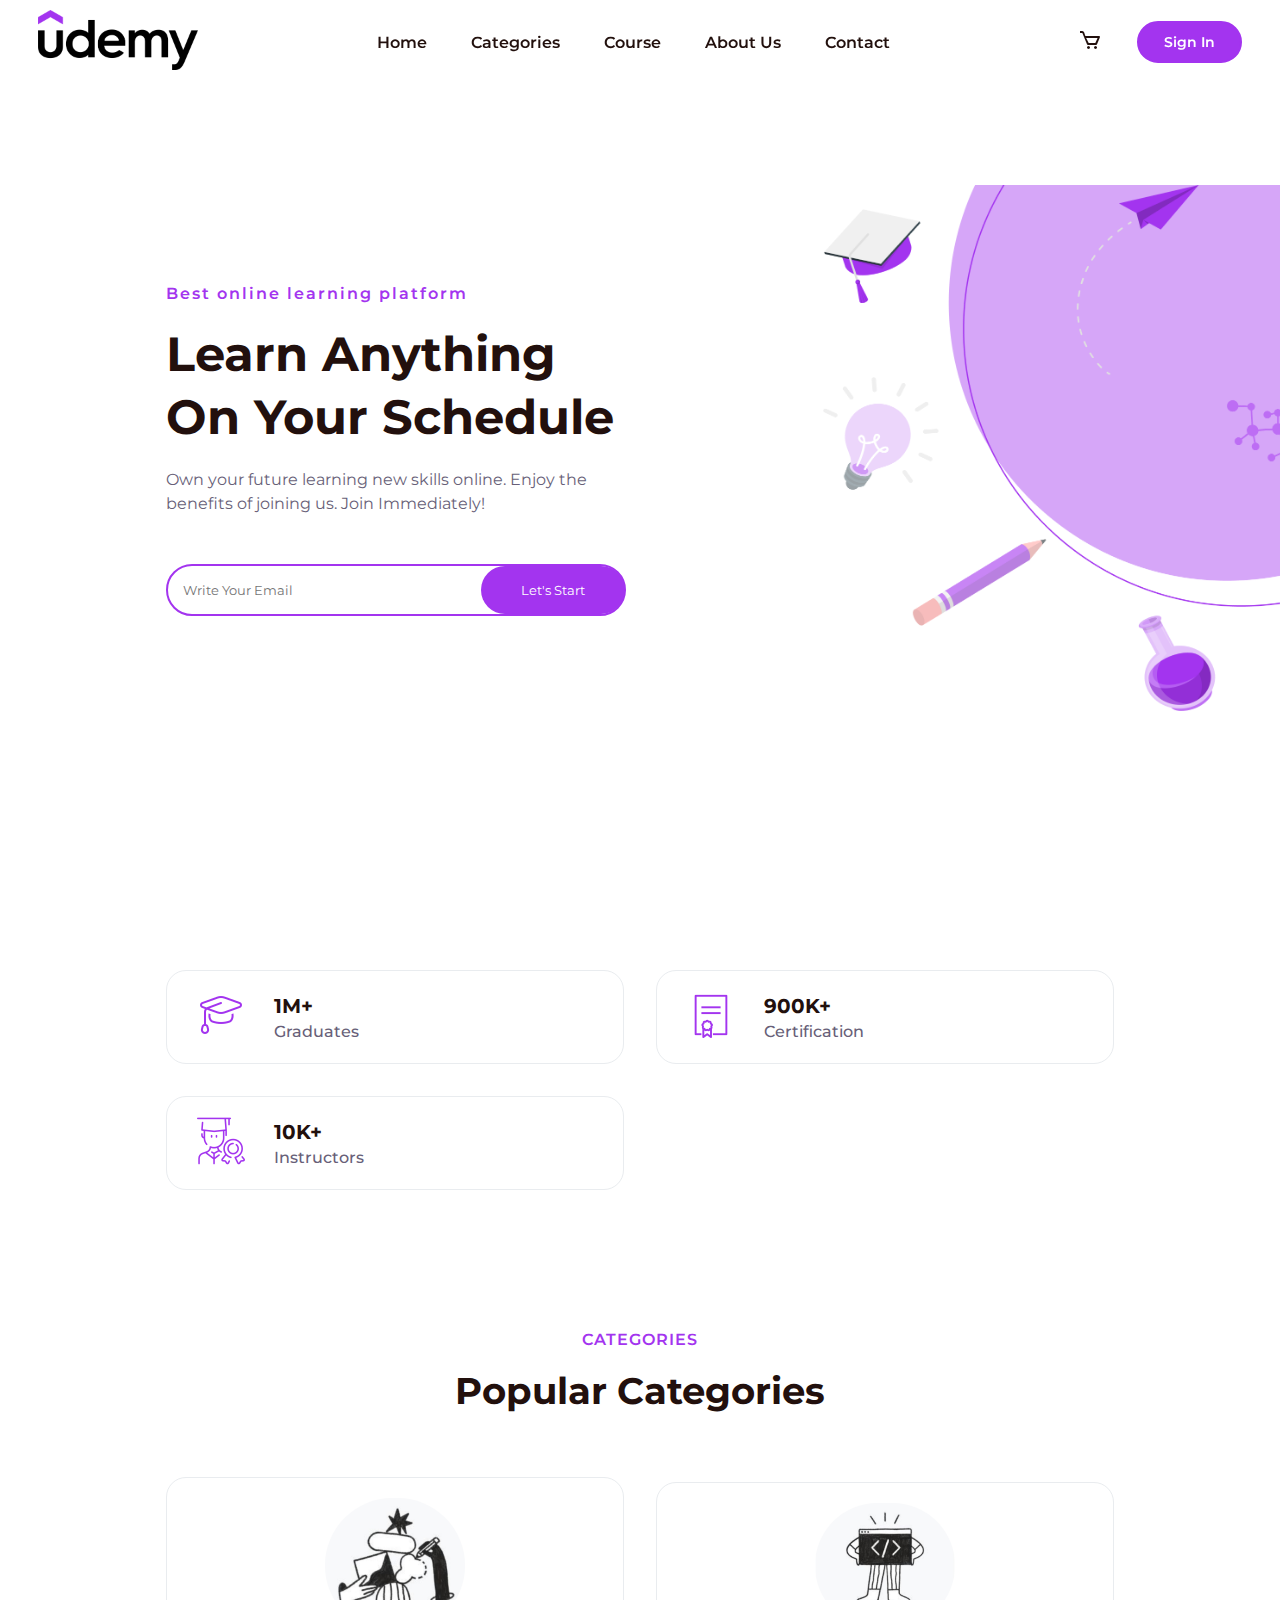
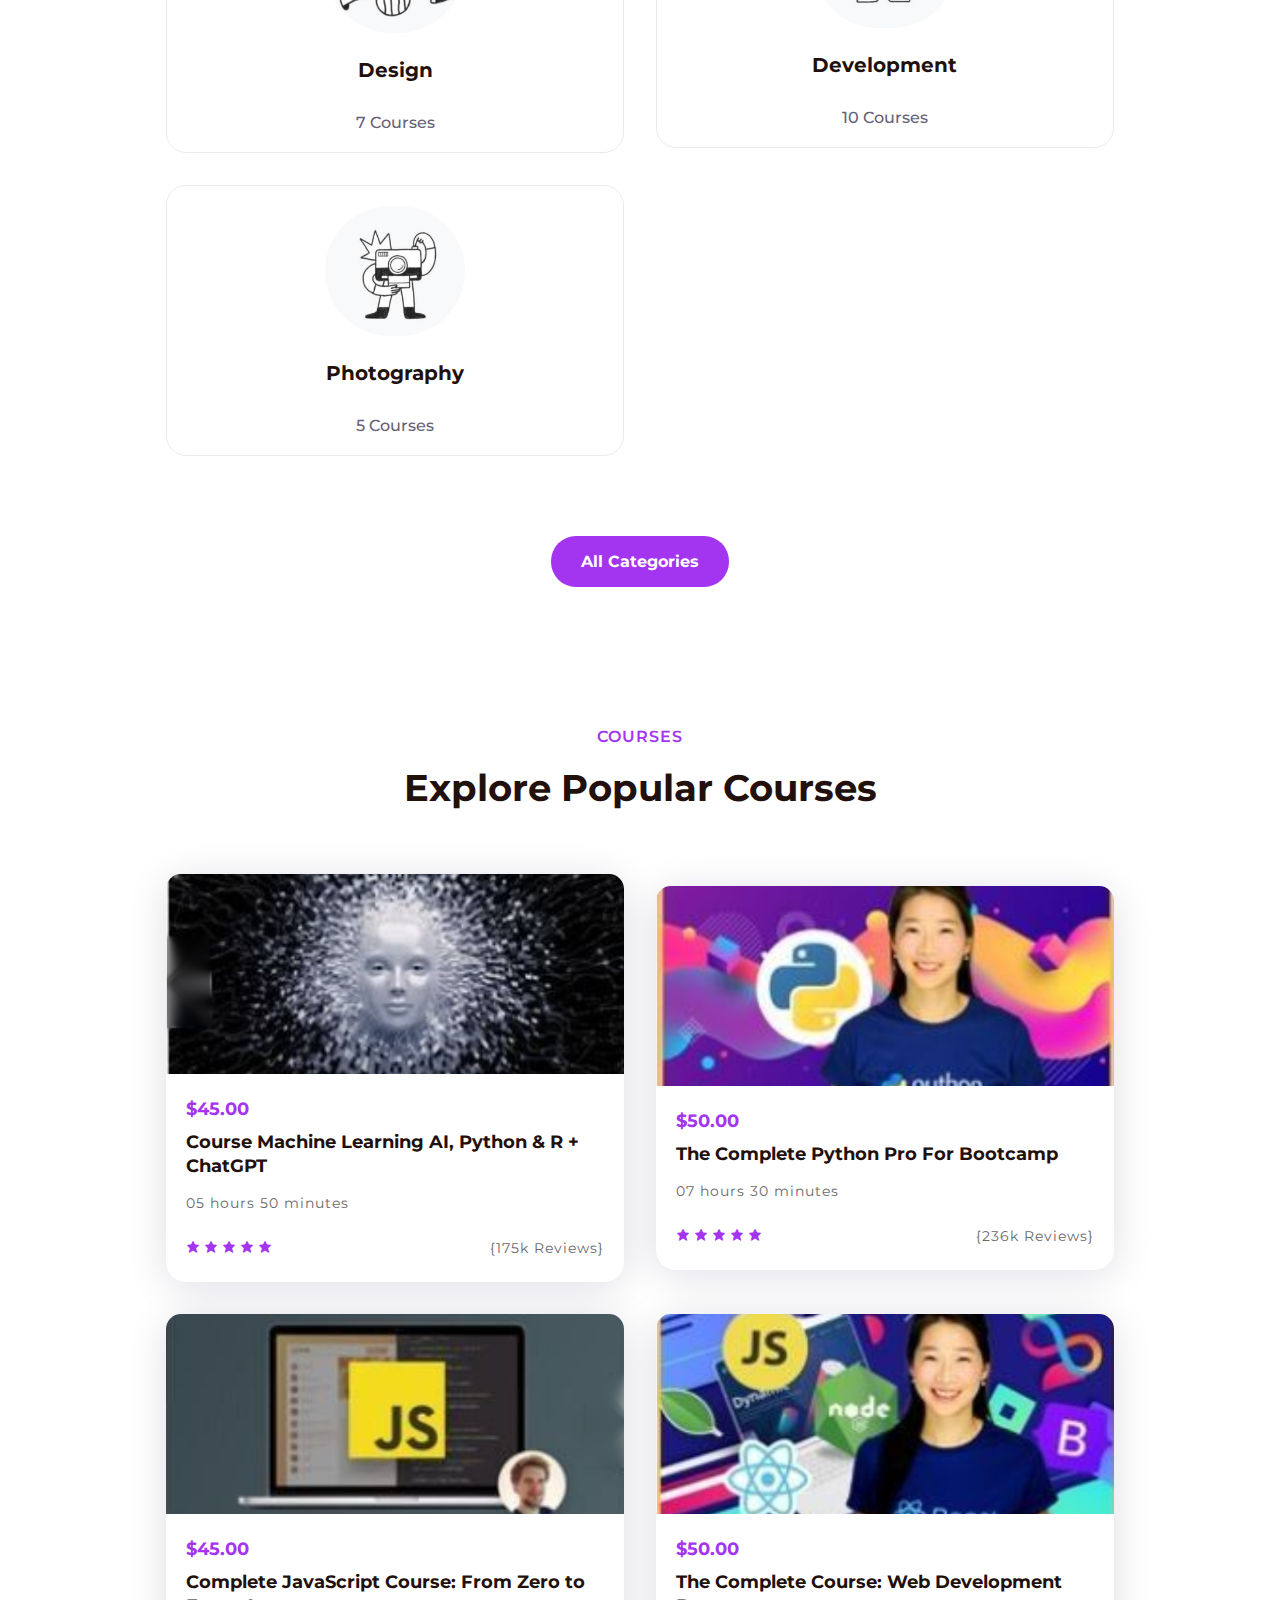
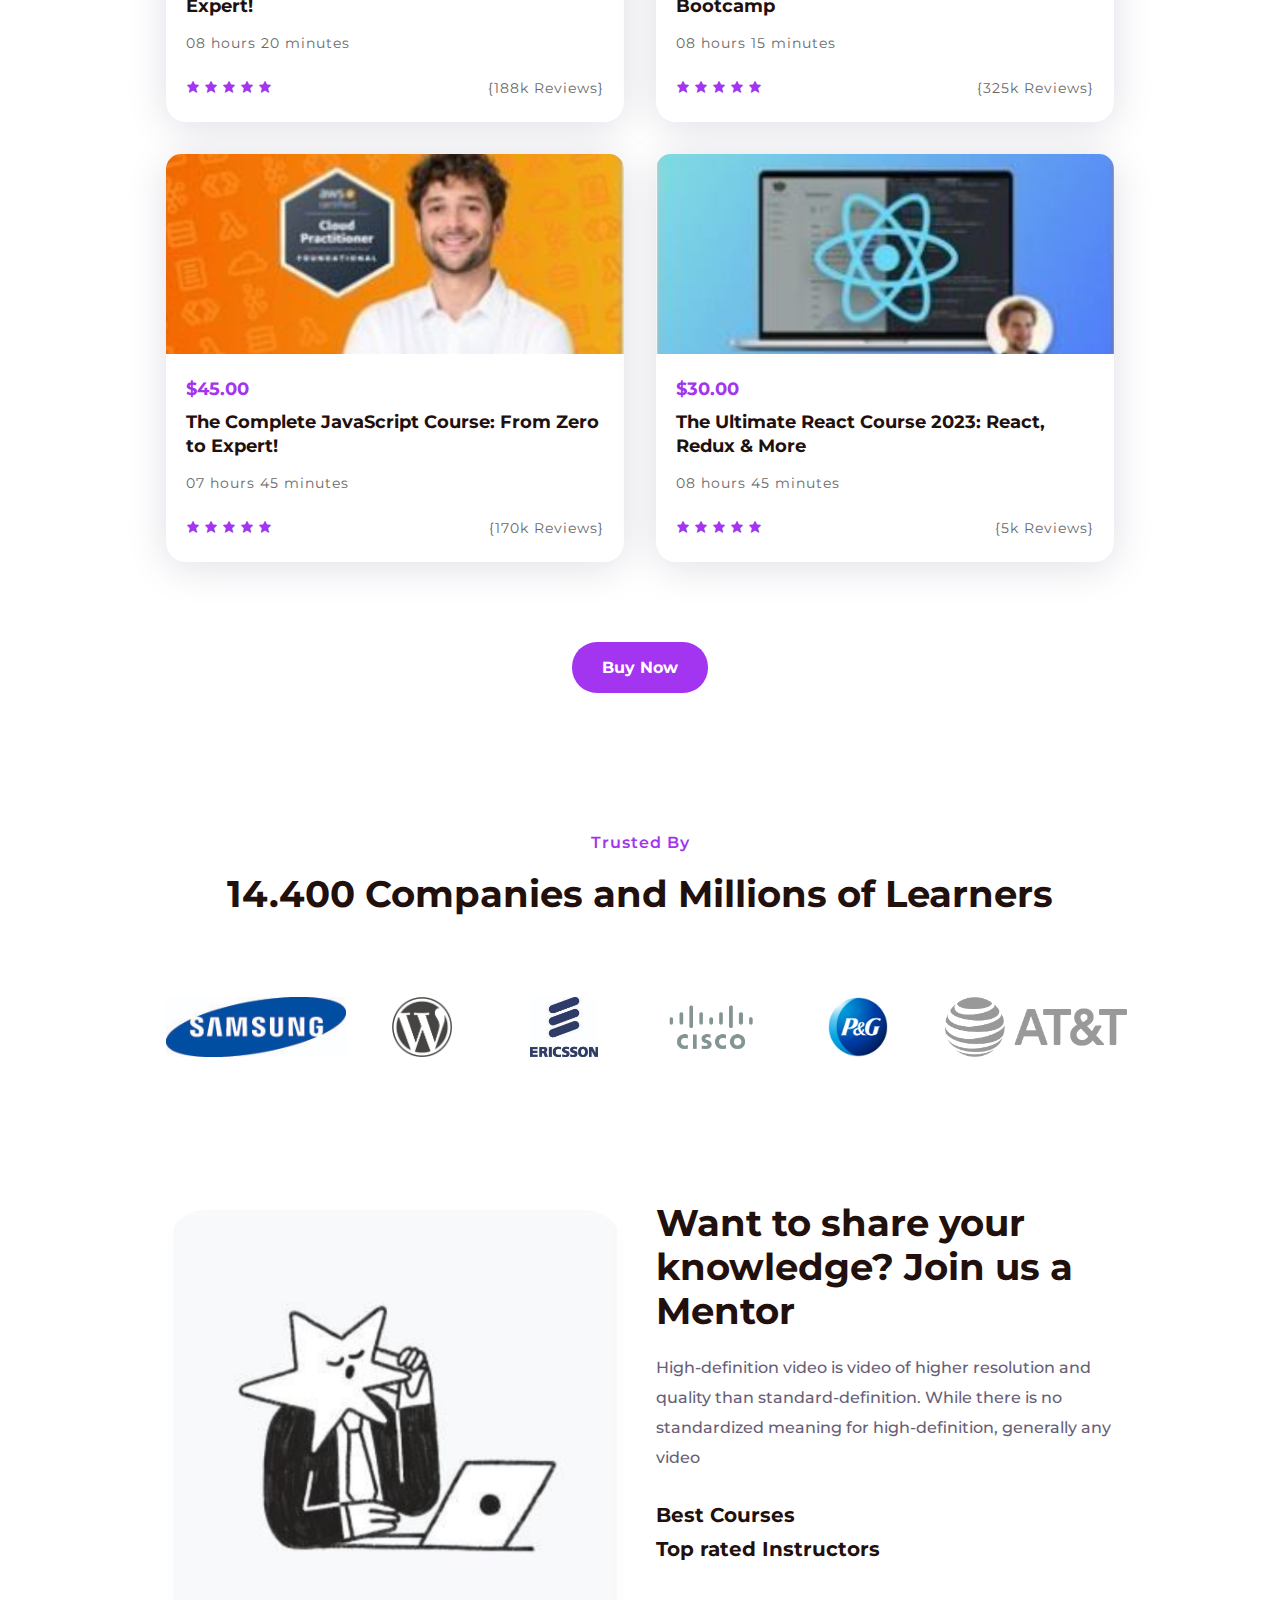
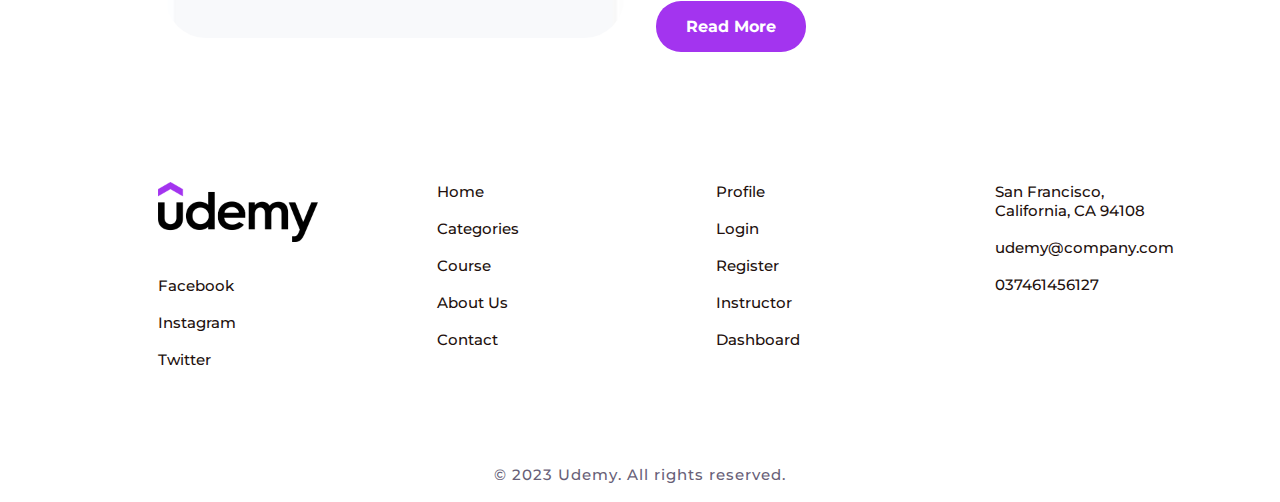
<file: index.html>
<!DOCTYPE html>
<html lang="en">

<head>
    <meta charset="UTF-8">
    <meta http-equiv="X-UA-Compatible" content="IE=edge">
    <meta name="viewport" content="width=device-width, initial-scale=1.0">
    <title>Online Course - Learn Anything, On Your Schedule | Udemy</title>
    <link rel="shortcut icon" href="img/udemy.ico" type="image/x-icon" sizes="100x16">

    <link rel="stylesheet" href="css/style.css">
    <link rel="stylesheet" href="https://unpkg.com/boxicons@latest/css/boxicons.min.css">
    <link rel="preconnect" href="https://fonts.googleapis.com">
    <link rel="preconnect" href="https://fonts.gstatic.com" crossorigin>
    <link href="https://fonts.googleapis.com/css2?family=Montserrat:wght@300;400;500;600;700;800;900&display=swap"
        rel="stylesheet">
</head>

<body>
    <header>
        <a href="#" class="logo"><img src="img/logo.png" alt=""></a>

        <ul class="navbar">
            <li><a href="index.html">Home</a></li>
            <li><a href="#categories">Categories</a></li>
            <li><a href="course.html">Course</a></li>
            <li><a href="about.html">About Us</a></li>
            <li><a href="contact.html">Contact</a></li>
        </ul>

        <div class="header-main">
            <a href="#"><i class="bx bx-cart"></i></a>
            <a href="form.html" class="header-btn">Sign In</a>
            <div class="bx bx-menu" id="menu-icon"></div>
        </div>
    </header>

    <section class="home" id="home">
        <div class="home-text">
            <h6>Best online learning platform</h6>
            <h1>Learn Anything On Your Schedule </h1>
            <p>Own your future learning new skills online. Enjoy the benefits of joining us. Join Immediately!</p>
            <div class="latter">
                <form action="">
                    <input type="email" placeholder="Write Your Email" required>
                    <input type="submit" value="Let's Start" required>
                </form>
            </div>
        </div>

        <div class="home-img">
            <img src="img/illustrations.png" alt="">
        </div>
    </section>

    <section class="container">
        <div class="container-box">
            <div class="container-img">
                <img src="img/icon1.png" alt="">
            </div>
            <div class="container-text">
                <h4>1M+</h4>
                <p>Graduates</p>
            </div>
        </div>
        <div class="container-box">
            <div class="container-img">
                <img src="img/icon2.png" alt="">
            </div>
            <div class="container-text">
                <h4>900K+</h4>
                <p>Certification</p>
            </div>
        </div>
        <div class="container-box">
            <div class="container-img">
                <img src="img/icon3.png" alt="">
            </div>
            <div class="container-text">
                <h4>10K+</h4>
                <p>Instructors</p>
            </div>
        </div>
    </section>

    <section class="categories" id="categories">
        <div class="center-text">
            <h5>CATEGORIES</h5>
            <h2>Popular Categories</h2>
        </div>

        <div class="categories-content">
            <div class="box">
                <img src="img/design.png" alt="">
                <h3>Design</h3>
                <p>7 Courses</p>
            </div>
            <div class="box">
                <img src="img/development.png" alt="">
                <h3>Development</h3>
                <p>10 Courses</p>
            </div>
            <div class="box">
                <img src="img/photography.png" alt="">
                <h3>Photography</h3>
                <p>5 Courses</p>
            </div>
        </div>

        <div class="main-btn">
            <a href="#" class="btn">All Categories</a>
        </div>
    </section>


    <section class="courses" id="courses">
        <div class="center-text">
            <h5>COURSES</h5>
            <h2>Explore Popular Courses</h2>
        </div>

        <div class="courses-content">
            <div class="row">
                <img src="img/courses1.png" alt="">
                <div class="courses-text">
                    <h5>$45.00</h5>
                    <h3>Course Machine Learning AI, Python & R + ChatGPT</h3>
                    <h6>05 hours 50 minutes</h6>
                    <div class="rating">
                        <div class="star">
                            <a href="#"><i class='bx bxs-star'></i></a>
                            <a href="#"><i class='bx bxs-star'></i></a>
                            <a href="#"><i class='bx bxs-star'></i></a>
                            <a href="#"><i class='bx bxs-star'></i></a>
                            <a href="#"><i class='bx bxs-star'></i></a>
                        </div>
                        <div class="review">
                            <p>{175k Reviews}</p>
                        </div>
                    </div>
                </div>
            </div>

            <div class="row">
                <img src="img/courses2.png" alt="">
                <div class="courses-text">
                    <h5>$50.00</h5>
                    <h3>The Complete Python Pro For Bootcamp</h3>
                    <h6>07 hours 30 minutes</h6>
                    <div class="rating">
                        <div class="star">
                            <a href="#"><i class='bx bxs-star'></i></a>
                            <a href="#"><i class='bx bxs-star'></i></a>
                            <a href="#"><i class='bx bxs-star'></i></a>
                            <a href="#"><i class='bx bxs-star'></i></a>
                            <a href="#"><i class='bx bxs-star'></i></a>
                        </div>
                        <div class="review">
                            <p>{236k Reviews}</p>
                        </div>
                    </div>
                </div>
            </div>

            <div class="row">
                <img src="img/courses3.png" alt="">
                <div class="courses-text">
                    <h5>$45.00</h5>
                    <h3>Complete JavaScript Course: From Zero to Expert!</h3>
                    <h6>08 hours 20 minutes</h6>
                    <div class="rating">
                        <div class="star">
                            <a href="#"><i class='bx bxs-star'></i></a>
                            <a href="#"><i class='bx bxs-star'></i></a>
                            <a href="#"><i class='bx bxs-star'></i></a>
                            <a href="#"><i class='bx bxs-star'></i></a>
                            <a href="#"><i class='bx bxs-star'></i></a>
                        </div>
                        <div class="review">
                            <p>{188k Reviews}</p>
                        </div>
                    </div>
                </div>
            </div>

            <div class="row">
                <img src="img/courses4.png" alt="">
                <div class="courses-text">
                    <h5>$50.00</h5>
                    <h3>The Complete Course: Web Development Bootcamp</h3>
                    <h6>08 hours 15 minutes</h6>
                    <div class="rating">
                        <div class="star">
                            <a href="#"><i class='bx bxs-star'></i></a>
                            <a href="#"><i class='bx bxs-star'></i></a>
                            <a href="#"><i class='bx bxs-star'></i></a>
                            <a href="#"><i class='bx bxs-star'></i></a>
                            <a href="#"><i class='bx bxs-star'></i></a>
                        </div>
                        <div class="review">
                            <p>{325k Reviews}</p>
                        </div>
                    </div>
                </div>
            </div>

            <div class="row">
                <img src="img/courses5.png" alt="">
                <div class="courses-text">
                    <h5>$45.00</h5>
                    <h3>The Complete JavaScript Course: From Zero to Expert!</h3>
                    <h6>07 hours 45 minutes</h6>
                    <div class="rating">
                        <div class="star">
                            <a href="#"><i class='bx bxs-star'></i></a>
                            <a href="#"><i class='bx bxs-star'></i></a>
                            <a href="#"><i class='bx bxs-star'></i></a>
                            <a href="#"><i class='bx bxs-star'></i></a>
                            <a href="#"><i class='bx bxs-star'></i></a>
                        </div>
                        <div class="review">
                            <p>{170k Reviews}</p>
                        </div>
                    </div>
                </div>
            </div>

            <div class="row">
                <img src="img/courses6.png" alt="">
                <div class="courses-text">
                    <h5>$30.00</h5>
                    <h3>The Ultimate React Course 2023: React, Redux & More</h3>
                    <h6>08 hours 45 minutes</h6>
                    <div class="rating">
                        <div class="star">
                            <a href="#"><i class='bx bxs-star'></i></a>
                            <a href="#"><i class='bx bxs-star'></i></a>
                            <a href="#"><i class='bx bxs-star'></i></a>
                            <a href="#"><i class='bx bxs-star'></i></a>
                            <a href="#"><i class='bx bxs-star'></i></a>
                        </div>
                        <div class="review">
                            <p>{5k Reviews}</p>
                        </div>
                    </div>
                </div>
            </div>
        </div>

        <div class="main-btn">
            <a href="#" class="btn">Buy Now</a>
        </div>
    </section>


    <section class="cta">
        <div class="center-text">
            <h5>Trusted By</h5>
            <h2>14.400 Companies and Millions of Learners</h2>
        </div>

        <div class="cta-content">
            <div class="cta-img">
                <img src="img/logo1.jpg" alt=""> 
            </div>

            <div class="cta-img">
                <img src="img/logo2.png" alt="">
            </div>

            <div class="cta-img">
                <img src="img/logo3.jpg" alt="">
            </div>

            <div class="cta-img">
                <img src="img/logo4.png" alt="">
            </div>

            <div class="cta-img">
                <img src="img/logo5.png" alt="">
            </div>

            <div class="cta-img">
                <img src="img/logo6.png" alt="">
            </div>
        </div>
    </section>


    <section class="about" id="about">
        <div class="about-img">
            <img src="img/itsoftware.png" alt="">
        </div>

        <div class="about-text">
            <h2>Want to share your knowledge? Join us a Mentor</h2>
            <p>High-definition video is video of higher resolution and quality than standard-definition. While there is
                no standardized meaning for high-definition, generally any video</p>
            <h4>Best Courses</h4>
            <h5>Top rated Instructors</h5>
            <a href="#" class="btn">Read More</a>
        </div>
    </section>


    <section class="contact" id="contact">
        <div class="main-contact">
            <div class="contact-content">
                <img src="img/logo.png" alt="">
                <li><a href="#">Facebook</a></li>
                <li><a href="#">Instagram</a></li>
                <li><a href="#">Twitter</a></li>
            </div>

            <div class="contact-content">
                <li><a href="home">Home</a></li>
                <li><a href="categories">Categories</a></li>
                <li><a href="course">Course</a></li>
                <li><a href="about">About Us</a></li>
                <li><a href="contact">Contact</a></li>
            </div>

            <div class="contact-content">
                <li><a href="#">Profile</a></li>
                <li><a href="#">Login</a></li>
                <li><a href="#">Register</a></li>
                <li><a href="#">Instructor</a></li>
                <li><a href="#">Dashboard</a></li>
            </div>

            <div class="contact-content">
                <li><a href="#">San Francisco, <br> California, CA 94108</a></li>
                <li><a href="#">udemy@company.com</a></li>
                <li><a href="#">037461456127</a></li>
            </div>
        </div>
    </section>

    <div class="last-text">
        <p>&copy; 2023 Udemy. All rights reserved.</p>
    </div>

    <script type="text/javascript" src="js/script.js"></script>
</body>

</html>
</file>
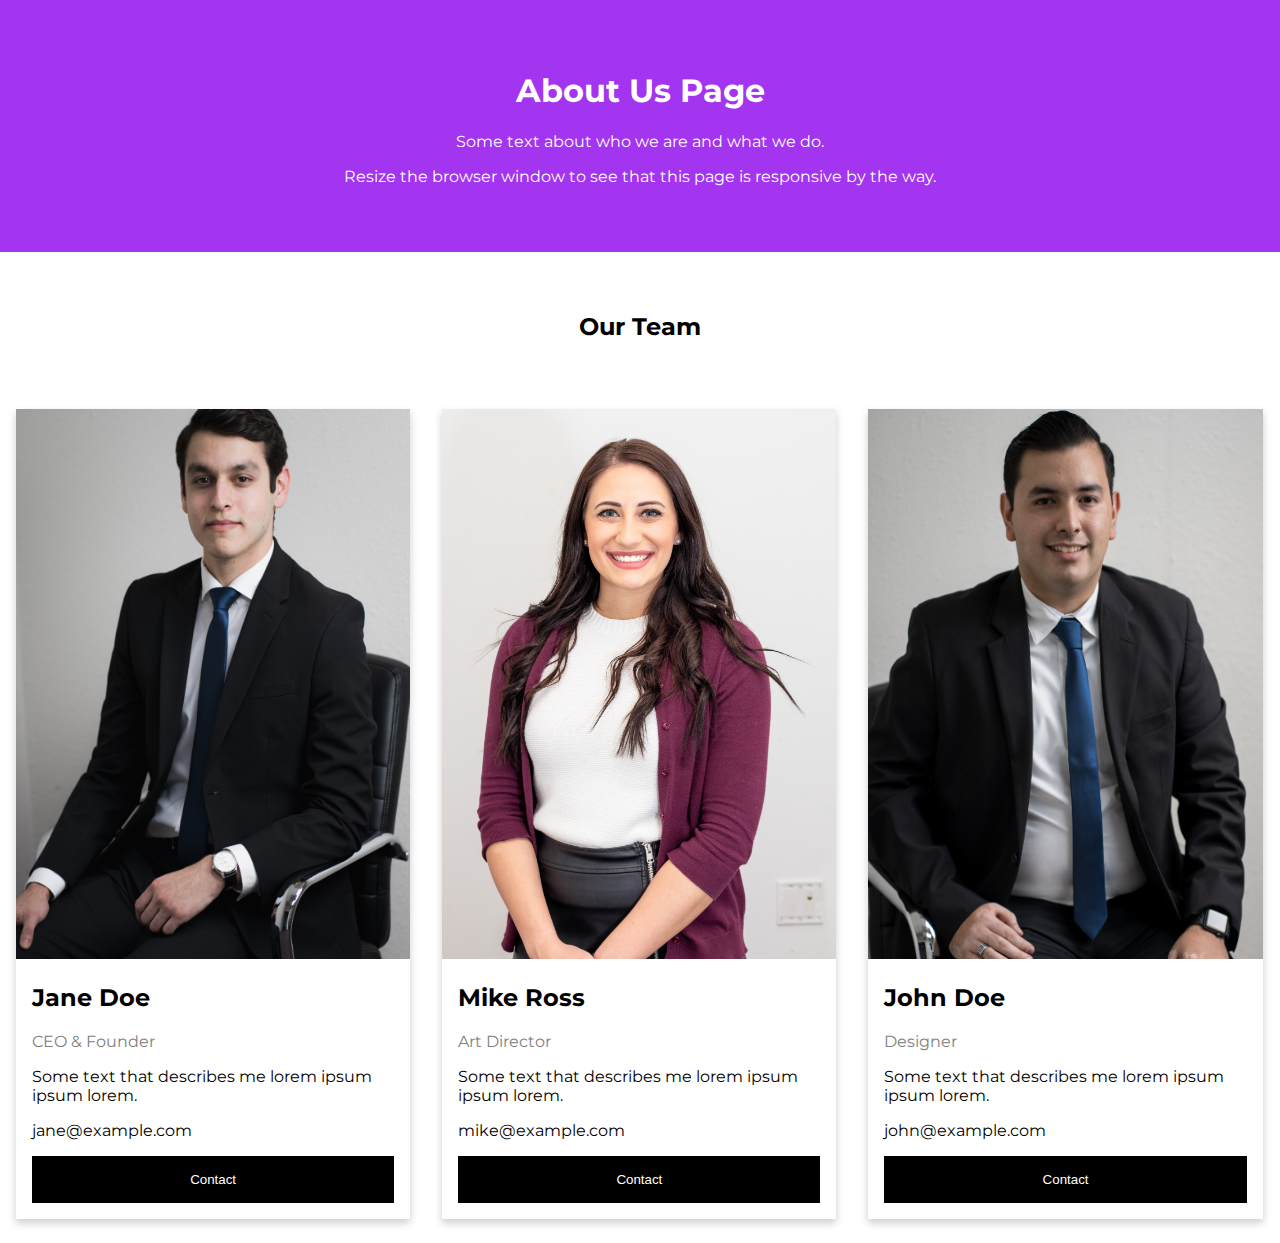
<file: about.html>
<!DOCTYPE html>
<html lang="en">
<head>
    <meta charset="UTF-8">
    <meta name="viewport" content="width=device-width, initial-scale=1.0">
    <title>About Us Come Closer With Us | Udemy</title>
    <link rel="shortcut icon" href="img/udemy.ico" type="image/x-icon" sizes="100x16">

    <link rel="stylesheet" href="css/about.css">
    
</head>
<body>
    <div class="about-section">
        <h1>About Us Page</h1>
        <p>Some text about who we are and what we do.</p>
        <p>Resize the browser window to see that this page is responsive by the way.</p>
      </div>
      
      <h2 class="h2">Our Team</h2>
      <div class="row">
        <div class="column">
          <div class="card">
            <img src="img/team1.jpg" alt="Jane">
            <div class="container">
              <h2>Jane Doe</h2>
              <p class="title">CEO & Founder</p>
              <p>Some text that describes me lorem ipsum ipsum lorem.</p>
              <p>jane@example.com</p>
              <p><button class="button">Contact</button></p>
            </div>
          </div>
        </div>
      
        <div class="column">
          <div class="card">
            <img src="img/team2.jpg" alt="Mike">
            <div class="container">
              <h2>Mike Ross</h2>
              <p class="title">Art Director</p>
              <p>Some text that describes me lorem ipsum ipsum lorem.</p>
              <p>mike@example.com</p>
              <p><button class="button">Contact</button></p>
            </div>
          </div>
        </div>
        
        <div class="column">
          <div class="card">
            <img src="img/team-3.jpg" alt="John">
            <div class="container">
              <h2>John Doe</h2>
              <p class="title">Designer</p>
              <p>Some text that describes me lorem ipsum ipsum lorem.</p>
              <p>john@example.com</p>
              <p><button class="button">Contact</button></p>
            </div>
          </div>
        </div>
      </div>
      
</body>
</html>
</file>
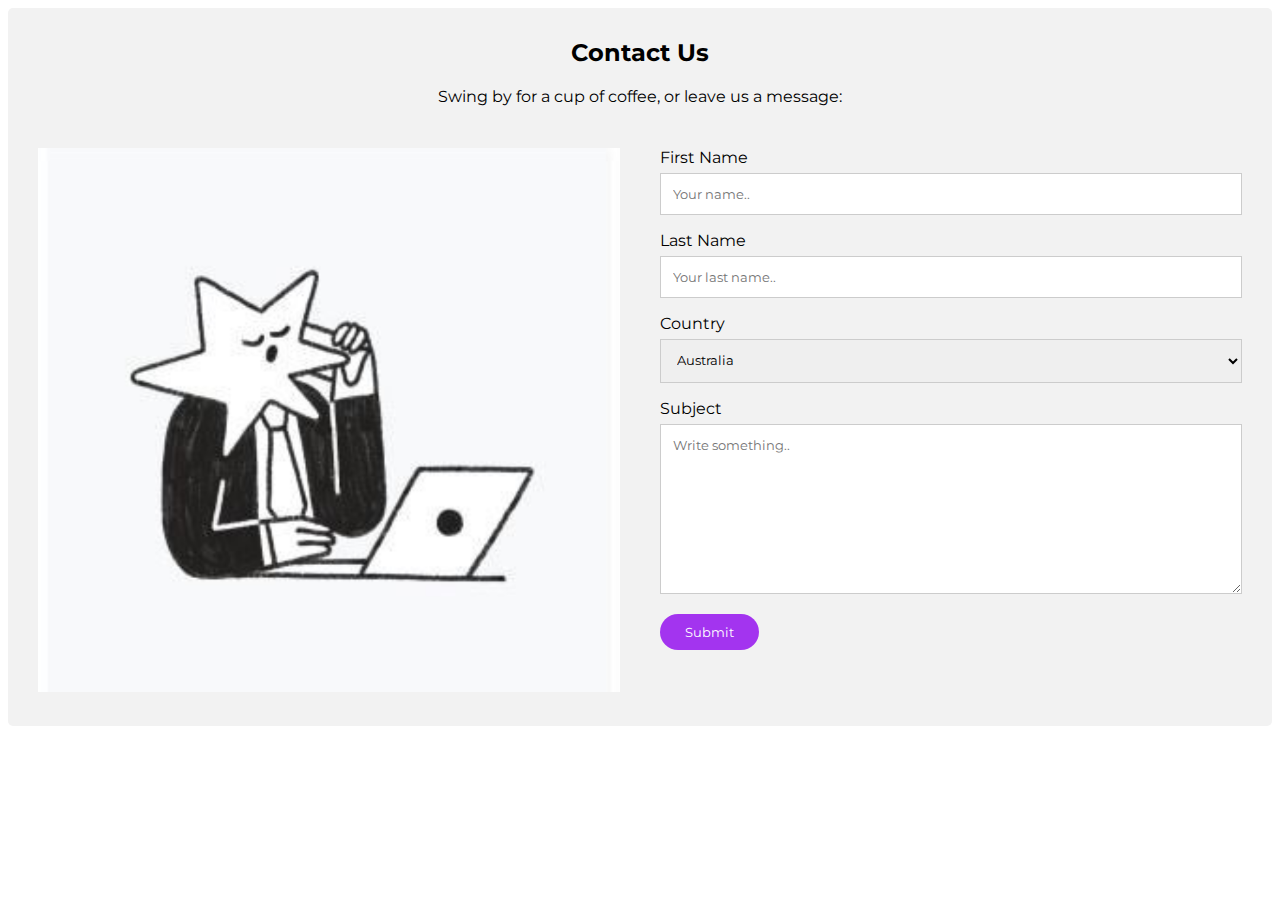
<file: contact.html>
<!DOCTYPE html>
<html lang="en">
<head>
    <meta charset="UTF-8">
    <meta name="viewport" content="width=device-width, initial-scale=1.0">
    <title>Contact Us and Get What You Need | Udemy</title>
    <link rel="stylesheet" href="css/contact.css">
    <link rel="shortcut icon" href="img/udemy.ico" type="image/x-icon" sizes="100x16">
</head>
<body>
    <div class="container">
        <div style="text-align:center">
          <h2>Contact Us</h2>
          <p>Swing by for a cup of coffee, or leave us a message:</p>
        </div>
        <div class="row">
          <div class="column">
            <img src="img/itsoftware.png" style="width:100%">
          </div>
          <div class="column">
            <form action="/action_page.php">
              <label for="fname">First Name</label>
              <input type="text" id="fname" name="firstname" placeholder="Your name..">
              <label for="lname">Last Name</label>
              <input type="text" id="lname" name="lastname" placeholder="Your last name..">
              <label for="country">Country</label>
              <select id="country" name="country">
                <option value="australia">Australia</option>
                <option value="canada">Canada</option>
                <option value="usa">USA</option>
              </select>
              <label for="subject">Subject</label>
              <textarea id="subject" name="subject" placeholder="Write something.." style="height:170px"></textarea>
              <input type="submit" value="Submit">
            </form>
          </div>
        </div>
      </div>
</body>
</html>
</file>
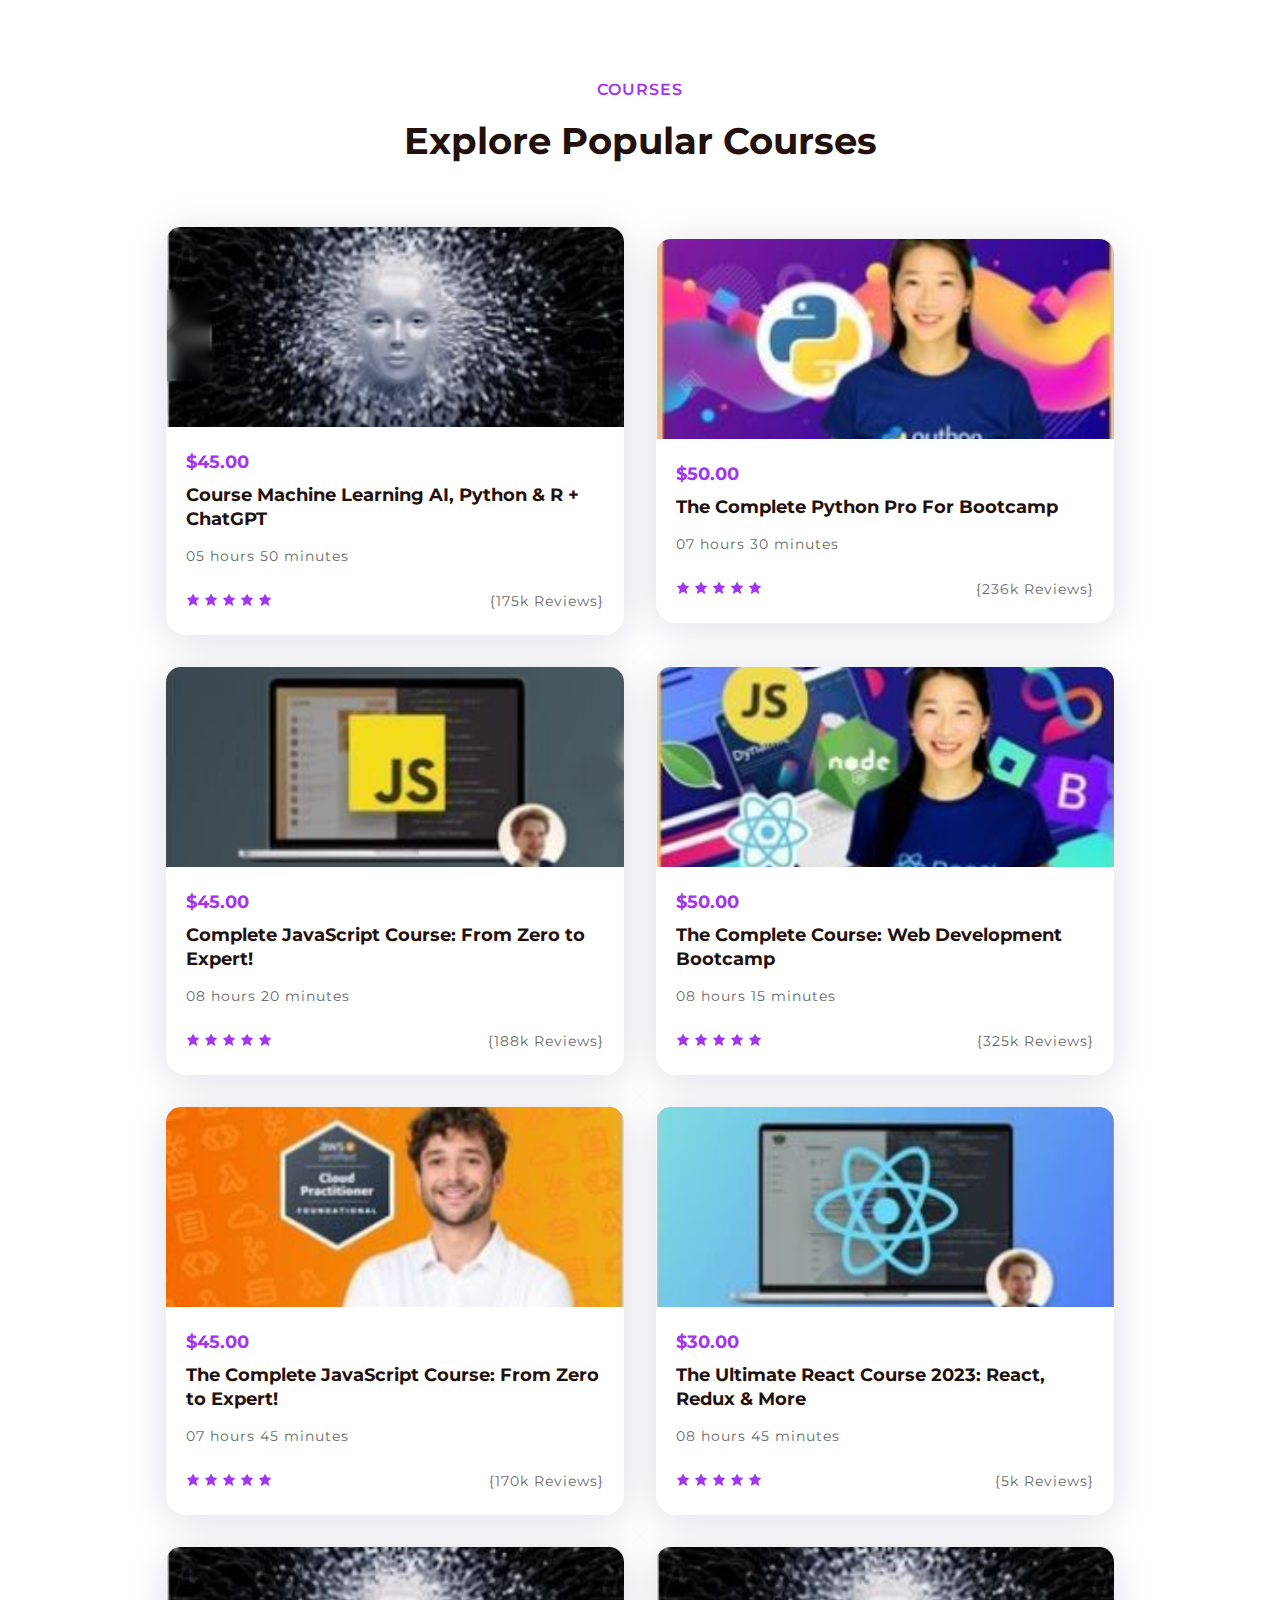
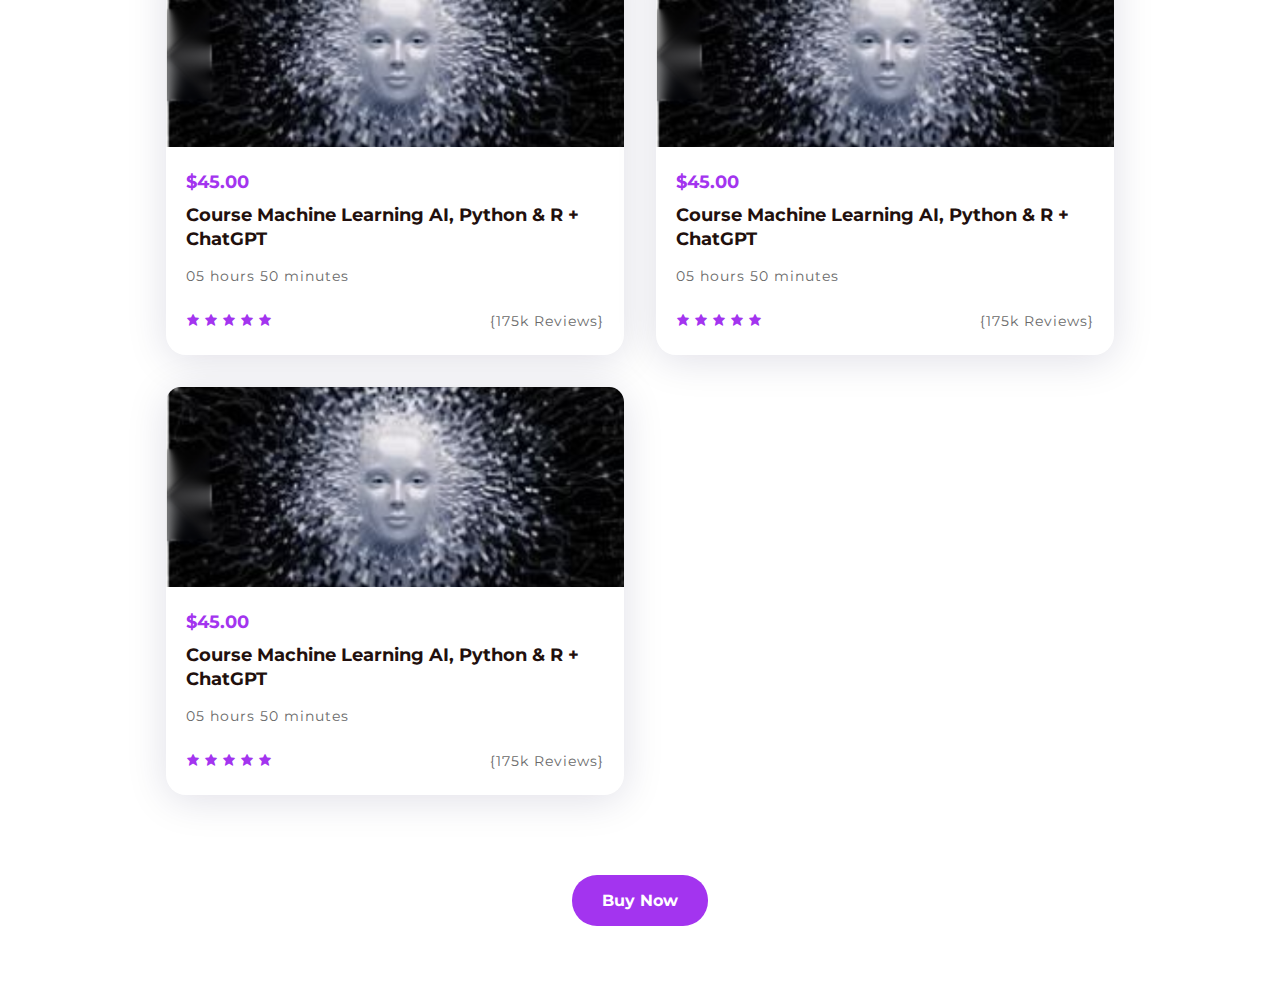
<file: course.html>
<!DOCTYPE html>
<html lang="en">
<head>
    <meta charset="UTF-8">
    <meta name="viewport" content="width=device-width, initial-scale=1.0">
    <title>Course Anything You Want | Udemy</title>
    <link rel="shortcut icon" href="img/udemy.ico" type="image/x-icon" sizes="100x16">
    <link rel="stylesheet" href="css/course.css">
    <link rel="stylesheet" href="https://unpkg.com/boxicons@latest/css/boxicons.min.css">
</head>
<body>
    <section class="courses" id="courses">
        <div class="center-text">
            <h5>COURSES</h5>
            <h2>Explore Popular Courses</h2>
        </div>

        <div class="courses-content">
            <div class="row">
                <img src="img/courses1.png" alt="">
                <div class="courses-text">
                    <h5>$45.00</h5>
                    <h3>Course Machine Learning AI, Python & R + ChatGPT</h3>
                    <h6>05 hours 50 minutes</h6>
                    <div class="rating">
                        <div class="star">
                            <a href="#"><i class='bx bxs-star'></i></a>
                            <a href="#"><i class='bx bxs-star'></i></a>
                            <a href="#"><i class='bx bxs-star'></i></a>
                            <a href="#"><i class='bx bxs-star'></i></a>
                            <a href="#"><i class='bx bxs-star'></i></a>
                        </div>
                        <div class="review">
                            <p>{175k Reviews}</p>
                        </div>
                    </div>
                </div>
            </div>

            <div class="row">
                <img src="img/courses2.png" alt="">
                <div class="courses-text">
                    <h5>$50.00</h5>
                    <h3>The Complete Python Pro For Bootcamp</h3>
                    <h6>07 hours 30 minutes</h6>
                    <div class="rating">
                        <div class="star">
                            <a href="#"><i class='bx bxs-star'></i></a>
                            <a href="#"><i class='bx bxs-star'></i></a>
                            <a href="#"><i class='bx bxs-star'></i></a>
                            <a href="#"><i class='bx bxs-star'></i></a>
                            <a href="#"><i class='bx bxs-star'></i></a>
                        </div>
                        <div class="review">
                            <p>{236k Reviews}</p>
                        </div>
                    </div>
                </div>
            </div>

            <div class="row">
                <img src="img/courses3.png" alt="">
                <div class="courses-text">
                    <h5>$45.00</h5>
                    <h3>Complete JavaScript Course: From Zero to Expert!</h3>
                    <h6>08 hours 20 minutes</h6>
                    <div class="rating">
                        <div class="star">
                            <a href="#"><i class='bx bxs-star'></i></a>
                            <a href="#"><i class='bx bxs-star'></i></a>
                            <a href="#"><i class='bx bxs-star'></i></a>
                            <a href="#"><i class='bx bxs-star'></i></a>
                            <a href="#"><i class='bx bxs-star'></i></a>
                        </div>
                        <div class="review">
                            <p>{188k Reviews}</p>
                        </div>
                    </div>
                </div>
            </div>

            <div class="row">
                <img src="img/courses4.png" alt="">
                <div class="courses-text">
                    <h5>$50.00</h5>
                    <h3>The Complete Course: Web Development Bootcamp</h3>
                    <h6>08 hours 15 minutes</h6>
                    <div class="rating">
                        <div class="star">
                            <a href="#"><i class='bx bxs-star'></i></a>
                            <a href="#"><i class='bx bxs-star'></i></a>
                            <a href="#"><i class='bx bxs-star'></i></a>
                            <a href="#"><i class='bx bxs-star'></i></a>
                            <a href="#"><i class='bx bxs-star'></i></a>
                        </div>
                        <div class="review">
                            <p>{325k Reviews}</p>
                        </div>
                    </div>
                </div>
            </div>

            <div class="row">
                <img src="img/courses5.png" alt="">
                <div class="courses-text">
                    <h5>$45.00</h5>
                    <h3>The Complete JavaScript Course: From Zero to Expert!</h3>
                    <h6>07 hours 45 minutes</h6>
                    <div class="rating">
                        <div class="star">
                            <a href="#"><i class='bx bxs-star'></i></a>
                            <a href="#"><i class='bx bxs-star'></i></a>
                            <a href="#"><i class='bx bxs-star'></i></a>
                            <a href="#"><i class='bx bxs-star'></i></a>
                            <a href="#"><i class='bx bxs-star'></i></a>
                        </div>
                        <div class="review">
                            <p>{170k Reviews}</p>
                        </div>
                    </div>
                </div>
            </div>

            <div class="row">
                <img src="img/courses6.png" alt="">
                <div class="courses-text">
                    <h5>$30.00</h5>
                    <h3>The Ultimate React Course 2023: React, Redux & More</h3>
                    <h6>08 hours 45 minutes</h6>
                    <div class="rating">
                        <div class="star">
                            <a href="#"><i class='bx bxs-star'></i></a>
                            <a href="#"><i class='bx bxs-star'></i></a>
                            <a href="#"><i class='bx bxs-star'></i></a>
                            <a href="#"><i class='bx bxs-star'></i></a>
                            <a href="#"><i class='bx bxs-star'></i></a>
                        </div>
                        <div class="review">
                            <p>{5k Reviews}</p>
                        </div>
                    </div>
                </div>
            </div>

            <div class="row">
                <img src="img/courses1.png" alt="">
                <div class="courses-text">
                    <h5>$45.00</h5>
                    <h3>Course Machine Learning AI, Python & R + ChatGPT</h3>
                    <h6>05 hours 50 minutes</h6>
                    <div class="rating">
                        <div class="star">
                            <a href="#"><i class='bx bxs-star'></i></a>
                            <a href="#"><i class='bx bxs-star'></i></a>
                            <a href="#"><i class='bx bxs-star'></i></a>
                            <a href="#"><i class='bx bxs-star'></i></a>
                            <a href="#"><i class='bx bxs-star'></i></a>
                        </div>
                        <div class="review">
                            <p>{175k Reviews}</p>
                        </div>
                    </div>
                </div>
            </div>

            <div class="row">
                <img src="img/courses1.png" alt="">
                <div class="courses-text">
                    <h5>$45.00</h5>
                    <h3>Course Machine Learning AI, Python & R + ChatGPT</h3>
                    <h6>05 hours 50 minutes</h6>
                    <div class="rating">
                        <div class="star">
                            <a href="#"><i class='bx bxs-star'></i></a>
                            <a href="#"><i class='bx bxs-star'></i></a>
                            <a href="#"><i class='bx bxs-star'></i></a>
                            <a href="#"><i class='bx bxs-star'></i></a>
                            <a href="#"><i class='bx bxs-star'></i></a>
                        </div>
                        <div class="review">
                            <p>{175k Reviews}</p>
                        </div>
                    </div>
                </div>
            </div>

            <div class="row">
                <img src="img/courses1.png" alt="">
                <div class="courses-text">
                    <h5>$45.00</h5>
                    <h3>Course Machine Learning AI, Python & R + ChatGPT</h3>
                    <h6>05 hours 50 minutes</h6>
                    <div class="rating">
                        <div class="star">
                            <a href="#"><i class='bx bxs-star'></i></a>
                            <a href="#"><i class='bx bxs-star'></i></a>
                            <a href="#"><i class='bx bxs-star'></i></a>
                            <a href="#"><i class='bx bxs-star'></i></a>
                            <a href="#"><i class='bx bxs-star'></i></a>
                        </div>
                        <div class="review">
                            <p>{175k Reviews}</p>
                        </div>
                    </div>
                </div>
            </div>
        </div>

        <div class="main-btn">
            <a href="#" class="btn">Buy Now</a>
        </div>
    </section>
</body>
</html>
</file>
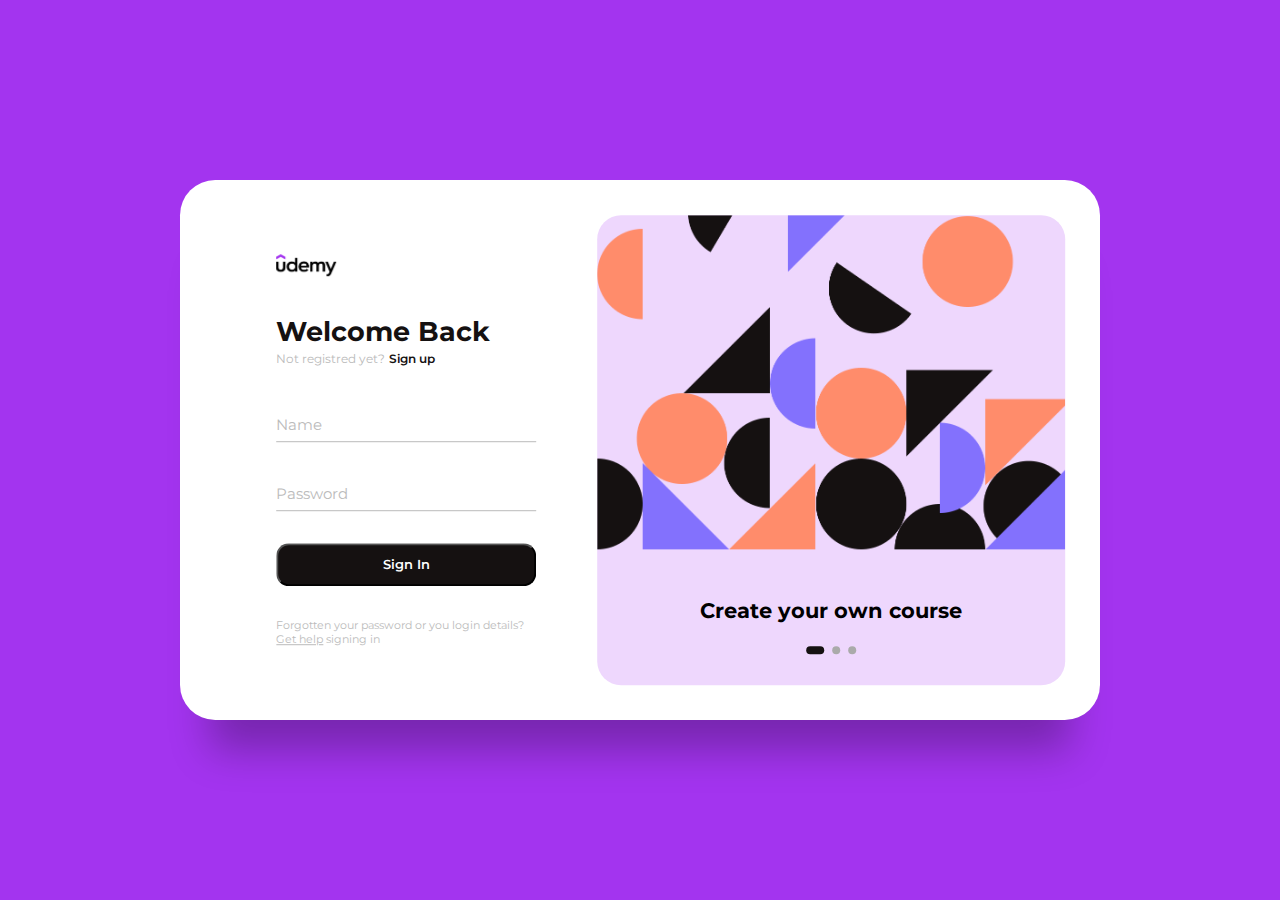
<file: form.html>
<!DOCTYPE html>
<html lang="en">
<head>
  <meta charset="UTF-8">
  <meta name="viewport" content="width=device-width, initial-scale=1.0">
  <title>Sign in - Sign up Form</title>
  <link rel="shortcut icon" href="img/udemy.ico" type="image/x-icon" sizes="100x16">
  <link rel="stylesheet" href="css/form.css">
  
</head>
<body>
  <main>
    <div class="box">
      <div class="inner-box">
        <div class="forms-wrap">
          <form action="index.html" autocomplete="off" class="sign-in-form">
            <div class="logo">
              <img src="img/logo.png" alt="udemy">
            </div>

            <div class="heading">
              <h2>Welcome Back</h2>
              <h6>Not registred yet?</h6>
              <a href="#" class="toggle">Sign up</a>
            </div>

            <div class="actual-form">
              <div class="input-wrap">
                <input type="text" minlength="4" class="input-field" autocomplete="off" required>
                <label>Name</label>
              </div>

              <div class="input-wrap">
                <input type="password" minlength="4" class="input-field" autocomplete="off" required>
                <label>Password</label>
              </div>

              <input type="submit" value="Sign In" class="sign-btn">

              <p class="text">
                Forgotten your password or you login details?
                <a href="#">Get help</a> signing in
              </p>
            </div>
          </form>

          <form action="index.html" autocomplete="off" class="sign-up-form">
            <div class="logo">
              <img src="img/logo.png" alt="udemy">
            </div>

            <div class="heading">
              <h2>Get Started</h2>
              <h6>Already have an account?</h6>
              <a href="#" class="toggle">Sign in</a>
            </div>

            <div class="actual-form">
              <div class="input-wrap">
                <input type="text" minlength="4" class="input-field" autocomplete="off" required>
                <label>Name</label>
              </div>

              <div class="input-wrap">
                <input type="email" class="input-field" autocomplete="off" required>
                <label>Email</label>
              </div>

              <div class="input-wrap">
                <input type="password" minlength="4" class="input-field" autocomplete="off" required>
                <label>Password</label>
              </div>

              <input type="submit" value="Sign Up" class="sign-btn">

              <p class="text">
                By signing up, I agree to the <a href="#">Terms of Service</a> and 
                <a href="#">Privacy Policy</a>
              </p>
            </div>
          </form>
        </div>


        <div class="carousel">
          <div class="image-wrapper">
            <img src="img/image1.png" class="image-1 show" alt="">
            <img src="img/image2.png" class="image-2" alt="">
            <img src="img/image3.png" class="image-3" alt="">
          </div>

          <div class="text-slider">
            <div class="text-wrapper">
              <div class="text-group">
                <h2>Create your own course</h2>
                <h2>Wujudkan mimpimu dengan kami</h2>
                <h2>my code my future </h2>
              </div>
            </div>

            <div class="bullets">
              <span class="acctive" data-value = "1"></span>
              <span data-value="2"></span>
              <span data-value="3"></span>
            </div>
          </div>
        </div>
      </div>
    </div>
  </main>


  <script src="js/form.js"></script>
</body>
</html>
</file>
<file: css/style.css>
* {
    padding: 0;
    margin: 0;
    box-sizing: border-box;
    font-family: 'Montserrat', sans-serif;
    list-style: none;
    text-decoration: none;
    scroll-behavior: smooth;
}

:root {
    --bg-color: #ffffff;
    --text-color: #22100d;
    --second-color: #685f78;
    --main-color: #A334EF;
    --big-font: 3.0rem;
    --h2-font: 2.3rem;
    --p-font: 1rem;
}

body {
    background: var(--bg-color);
    color: var(--text-color);
}

header {
    position: fixed;
    width: 100%;
    top: 0;
    right: 0;
    z-index: 1000;
    display: flex;
    align-items: center;
    justify-content: space-between;
    background: transparent;
    padding: 23px 13%;
    transition: all .40s ease;
}

.logo img {
    height: auto;
    width: 160px;
    max-width: 100%;
}

.navbar {
    display: flex;
}

.navbar a {
    color: var(--text-color);
    font-weight: 600;
    font-size: var(--p-font);
    padding: 10px 22px;
    transition: all .40s ease;
}

.navbar a:hover {
    color: var(--main-color);
}

.header-main {
    display: flex;
    align-items: center;
}

.header-main i {
    margin-left: 10px;
    font-size: 24px;
    color: var(--text-color);
    transition: all .40s ease;
    margin-right: 15px;
}

.header-main i:hover {
    transform: scale(1.2);
    color: var(--main-color);
}

.header-btn {
    display: inline-block;
    padding: 10px 25px;
    color: var(--bg-color);
    background: var(--main-color);
    font-size: 14px;
    font-weight: 600;
    border-radius: 25px;
    border: 2px solid var(--main-color);
    margin-left: 20px;
    transition: all ease 0.55s;
}

.header-btn:hover {
    background: transparent;
    border: 2px solid var(--text-color);
    color: var(--main-color);
}

#menu-icon {
    font-size: 34px;
    color: var(--text-color);
    z-index: 10001;
    cursor: pointer;
    display: none;
}

section {
    padding: 80px 13%;
}

.home {
    position: relative;
    height: 100vh;
    width: 100%;
    display: grid;
    grid-template-columns: repeat(2, 1fr);
    gap: 1rem;
    align-items: center;
}

.home-text h1 {
    font-size: var(--big-font);
    margin: 8px 0 20px;
    line-height: 1.3;
}

.home-text h6 {
    color: var(--main-color);
    font-size: 16px;
    font-weight: 600;
    letter-spacing: 2px;
    margin-bottom: 20px;
}

.home-text p {
    color: var(--second-color);
    font-size: var(--p-font);
    font-size: 500;
    margin-bottom: 48px;
    line-height: 1.5;
}

.latter form {
    width: 100%;
    max-width: 460px;
    position: relative;
}

.latter form input:first-child {
    display: inline-block;
    width: 100%;
    outline: none;
    padding: 16px 140px 16px 15px;
    border: 2px solid var(--main-color);
    border-radius: 30px;
}

.latter form input:last-child {
    position: absolute;
    display: inline-block;
    border: none;
    outline: none;
    background: var(--main-color);
    color: var(--bg-color);
    padding: 16px 40px;
    border-radius: 30px;
    cursor: pointer;
    top: 2px;
    right: 1px;
}

.home-img img {
    height: auto;
    width: 100%;
    margin-left: 175px;
}

header.sticky {
    background: var(--bg-color);
    padding: 12px 13%;
    box-shadow: 0px 4px 15px rgb(0 0 0 / 8%);
}

.container {
    padding: 70px 13%;
    display: grid;
    grid-template-columns: repeat(auto-fit, minmax(300px, auto));
    gap: 2rem;
    align-items: center;
    cursor: pointer;
}

.container-box {
    display: flex;
    align-items: center;
    gap: 1.8rem;
    border: 1px solid #e9ecef;
    border-radius: 20px;
    padding: 20px 30px;
    box-shadow: -11.729px -11.729px 32px rgb(255 255 255 / 15%);
    transition: all .40s ease;
}

.container-box:hover {
    transform: translateY(-15px);
}

.container-text h4 {
    font-size: 20px;
    font-weight: 700;
    margin-bottom: 4px;
}

.container-text p {
    font-size: var(--p-font);
    color: var(--second-color);
    font-weight: 500;
}

.center-text {
    text-align: center;
}

.center-text h5 {
    color: var(--main-color);
    font-size: 16px;
    font-weight: 600;
    letter-spacing: 1px;
    margin-bottom: 20px;
}

.center-text h2 {
    font-size: var(--h2-font);
    line-height: 1.2;
}

.categories-content {
    display: grid;
    grid-template-columns: repeat(auto-fit, minmax(300px, auto));
    gap: 2rem;
    align-items: center;
    cursor: pointer;
    text-align: center;
    margin-top: 4rem;
}

.box img {
    height: auto;
    width: 140px;
    margin-bottom: 20px;
    border-radius: 70px;
}

.box {
    padding: 20px 50px;
    border: 1px solid #e9ecef;
    border-radius: 20px;
    box-shadow: -11.729px -11.729px 32px rgb(255 255 255 / 15%);
    transition: all .40s ease;
}

.box:hover {
    transform: translateY(-15px);
}

.box h3 {
    font-size: 20px;
    font-weight: 700;
    margin-bottom: 30px;
    line-height: 1.3;
    transition: all .40s ease;
}

.box h3:hover {
    color: var(--main-color);
}

.box p {
    font-size: var(--p-font);
    color: var(--second-color);
    font-weight: 500;
}

.main-btn {
    text-align: center;
    margin-top: 5rem;
}

.btn {
    display: inline-block;
    padding: 16px 30px;
    font-size: var(--p-font);
    font-weight: 700;
    background: var(--main-color);
    color: var(--bg-color);
    border-radius: 25px;
    transition: all .40s ease;
}

.btn:hover {
    transform: scale(0.9) translateY(-5px);
}

.courses-content {
    display: grid;
    grid-template-columns: repeat(auto-fit, minmax(300px, auto));
    gap: 2rem;
    align-items: center;
    margin-top: 4rem;
    cursor: pointer;
    border-radius: 15px;
}

.row {
    background: var(--bg-color);
    padding: 0px 0px 5px 0px;
    border-radius: 20px;
    box-shadow: 0px 5px 40px rgb(19 8 73 / 13%);
    transition: all .40s ease;
}

.row:hover {
    transform: translateY(-15px);
}

.row img {
    width: 100%;
    height: 200px;
    object-fit: cover;
    border-radius: 15px 15px 0px 0px;
}

.courses-text {
    padding: 20px 20px;
}

.courses-text h5 {
    color: var(--main-color);
    font-size: 18px;
    font-weight: 700;
}

.courses-text h3 {
    font-size: 18px;
    font-weight: 700;
    line-height: 24px;
    margin: 10px 0 10px;
    transition: all .40s ease;
}

.courses-text h3:hover {
    color: var(--main-color);
}

.courses-text h6 {
    color: #696969;
    font-size: 14px;
    font-weight: 400;
    line-height: 30px;
    letter-spacing: 1px;
    margin-bottom: 20px;
}

.rating {
    display: flex;
    align-items: center;
    flex-wrap: wrap;
    justify-content: space-between;
}

.star i {
    margin-top: 2px;
    font-size: 14px;
    color: var(--main-color);
}

.review p {
    color: #696969;
    font-size: 14px;
    font-weight: 400;
    letter-spacing: 1px;
}

.cta-content {
    display: grid;
    grid-template-columns: repeat(auto-fit, minmax(110px, auto));
    gap: 2rem;
    align-items: center;
    text-align: center;
    margin-top: 5rem;
}

.cta-img img {
    width: auto;
    height: 60px;
}

.about {
    display: grid;
    grid-template-columns: repeat(2, 1fr);
    gap: 2rem;
    align-items: center;
}

.about img {
    width: 100%;
    height: auto;
    border-radius: 40px;
}

.about-text h2 {
    font-size: var(--h2-font);
    line-height: 1.2;
    margin-bottom: 20px;
}

.about-text p {
    font-size: var(--p-font);
    color: var(--second-color);
    font-weight: 500;
    line-height: 30px;
    margin-bottom: 30px;
}

.about-text h4 {
    font-size: 20px;
    margin-bottom: 10px;
}

.about-text h5 {
    font-size: 20px;
    margin-bottom: 40px;
}

.contact {
    padding: 60px 13px;
    background: var(--bg-color);
    margin-left: 120px;
}

.main-contact {
    display: grid;
    grid-template-columns: repeat(auto-fit, minmax(200px, auto));
    gap: 2rem;
}

.main-contact img {
    height: auto;
    width: 160px;
    max-width: 100%;
    margin-bottom: 30px;
}

.contact-content li {
    margin-bottom: 18px;
}

.contact-content li a {
    display: block;
    color: var(--text-color);
    font-weight: 500;
    font-size: 15px;
    transition: all .40s ease;
}

.contact-content li a:hover {
    transform: translateX(10px);
    color: var(--main-color);
}

.last-text p {
    text-align: center;
    padding: 18px;
    color: var(--second-color);
    font-size: 15px;
    font-weight: 500;
    letter-spacing: 1px;
}

@media (max-width: 1410px) {
    header {
        padding: 10px 3%;
        transition: .2s;
    }

    header.sticky {
        padding: 12px 3%;
        transition: .2s;
    }

    section {
        padding: 70px 13%;
        transition: .2s;
    }

    .container {
        padding: 70px 13%;
        transition: .2s;
    }

    .contact {
        padding: 60px 3%;
        transition: .2s;
    }
}

@media (max-width: 1050px) {
    :root {
        --big-font: 3.2rem;
        --h2-font: 2rem;
        --p-font: 1rem;
        transition: .1s;
    }

    .home {
        height: 84vh;
    }
}

@media (max-width: 1025px) {
    #menu-icon {
        display: block;
    }

    .navbar {
        position: absolute;
        top: 100%;
        right: -100%;
        width: 300px;
        height: 110vh;
        background: var(--main-color);
        display: flex;
        flex-direction: column;
        align-items: center;
        padding: 170px 30px;
        transition: all .40s ease;
    }

    .navbar a {
        display: block;
        margin: 1.3rem 0;
        color: var(--bg-color);
    }

    .navbar a:hover {
        color: var(--bg-color);
        transform: translateY(-5px);
    }

    .navbar.open {
        right: 0;
    }
}

@media (max-width: 890px) {
    .home {
        height: 150vh;
        grid-template-columns: 1fr;
        gap: 1rem;
    }

    .home-text {
        padding-top: 20px;
    }

    .home-img {
        text-align: center;
    }

    .home-img img {
        height: auto;
        width: 100%;
    }

    .about {
        grid-template-columns: 1fr;
        gap: 1rem;
    }
}

@media (max-width: 600px) {
    .home {
        height: 120vh;
    }
}
</file>
<file: css/about.css>
@import url('https://fonts.googleapis.com/css2?family=Montserrat:ital,wght@0,400;0,500;0,600;0,700;0,800;0,900;1,400&display=swap');

body {
  font-family: 'Montserrat', sans-serif;
  margin: 0;
}

html {
  box-sizing: border-box;
}

*,
*:before,
*:after {
  box-sizing: inherit;
}

.column {
  float: left;
  width: 33.3%;
  margin-bottom: 16px;
  padding: 0 8px;
}

.card {
  box-shadow: 0 4px 8px 0 rgba(0, 0, 0, 0.2);
  margin: 8px;
}

.card img {
  height: 550px;
  width: 100%;
}

.about-section {
  padding: 50px;
  text-align: center;
  background-color: #A334EF;
  color: white;
}

h2.h2{
  text-align: center;
  padding: 40px;
}

.container {
  padding: 0 16px;
}

.container::after,
.row::after {
  content: "";
  clear: both;
  display: table;
}

.title {
  color: grey;
}

.button {
  border: none;
  outline: 0;
  display: inline-block;
  padding: 16px;
  color: white;
  background-color: #000;
  text-align: center;
  cursor: pointer;
  width: 100%;
}

.button:hover {
  background-color: #A334EF;
}

@media screen and (max-width: 650px) {
  .column {
    width: 100%;
    display: block;
  }
}
</file>
<file: css/contact.css>
@import url('https://fonts.googleapis.com/css2?family=Montserrat:ital,wght@0,400;0,500;0,600;0,700;0,800;0,900;1,400&display=swap');

*, 
*::before,
*::after {
  box-sizing: border-box;
  font-family: 'Montserrat', sans-serif;
}

input[type=text],
select,
textarea {
  width: 100%;
  padding: 12px;
  border: 1px solid #ccc;
  margin-top: 6px;
  margin-bottom: 16px;
  resize: vertical;
}

input[type=submit] {
  background-color: #A334EF;
  color: white;
  padding: 10px 25px;
  border: none;
  cursor: pointer;
  border-radius: 25px;
}

input[type=submit]:hover {
  background: transparent;
  color: #A334EF;
  border-radius: 25px;
}

.container {
  border-radius: 5px;
  background-color: #f2f2f2;
  padding: 10px;
}

.column {
  float: left;
  width: 50%;
  margin-top: 6px;
  padding: 20px;
}

.row:after {
  content: "";
  display: table;
  clear: both;
}

@media screen and (max-width: 600px) {

  .column,
  input[type=submit] {
    width: 100%;
    margin-top: 0;
  }
}
</file>
<file: css/course.css>
@import url('https://fonts.googleapis.com/css2?family=Montserrat:ital,wght@0,400;0,500;0,600;0,700;0,800;0,900;1,400&display=swap');

* {
    padding: 0;
    margin: 0;
    box-sizing: border-box;
    font-family: 'Montserrat', sans-serif;
    list-style: none;
    text-decoration: none;
    scroll-behavior: smooth;
}

:root {
    --bg-color: #ffffff;
    --text-color: #22100d;
    --second-color: #685f78;
    --main-color: #A334EF;
    --big-font: 3.0rem;
    --h2-font: 2.3rem;
    --p-font: 1rem;
}

body {
    background: var(--bg-color);
    color: var(--text-color);
}

section {
    padding: 80px 13%;
}

.center-text {
    text-align: center;
}

.center-text h5 {
    color: var(--main-color);
    font-size: 16px;
    font-weight: 600;
    letter-spacing: 1px;
    margin-bottom: 20px;
}

.center-text h2 {
    font-size: var(--h2-font);
    line-height: 1.2;
}

.courses-content {
    display: grid;
    grid-template-columns: repeat(auto-fit, minmax(300px, auto));
    gap: 2rem;
    align-items: center;
    margin-top: 4rem;
    cursor: pointer;
    border-radius: 15px;
}

.row {
    background: var(--bg-color);
    padding: 0px 0px 5px 0px;
    border-radius: 20px;
    box-shadow: 0px 5px 40px rgb(19 8 73 / 13%);
    transition: all .40s ease;
}

.row:hover {
    transform: translateY(-15px);
}

.row img {
    width: 100%;
    height: 200px;
    object-fit: cover;
    border-radius: 15px 15px 0px 0px;
}

.courses-text {
    padding: 20px 20px;
}

.courses-text h5 {
    color: var(--main-color);
    font-size: 18px;
    font-weight: 700;
}

.courses-text h3 {
    font-size: 18px;
    font-weight: 700;
    line-height: 24px;
    margin: 10px 0 10px;
    transition: all .40s ease;
}

.courses-text h3:hover {
    color: var(--main-color);
}

.courses-text h6 {
    color: #696969;
    font-size: 14px;
    font-weight: 400;
    line-height: 30px;
    letter-spacing: 1px;
    margin-bottom: 20px;
}

.rating {
    display: flex;
    align-items: center;
    flex-wrap: wrap;
    justify-content: space-between;
}

.star i {
    margin-top: 2px;
    font-size: 14px;
    color: var(--main-color);
}

.review p {
    color: #696969;
    font-size: 14px;
    font-weight: 400;
    letter-spacing: 1px;
}

.main-btn {
    text-align: center;
    margin-top: 5rem;
}

.btn {
    display: inline-block;
    padding: 16px 30px;
    font-size: var(--p-font);
    font-weight: 700;
    background: var(--main-color);
    color: var(--bg-color);
    border-radius: 25px;
    transition: all .40s ease;
}

.btn:hover {
    transform: scale(0.9) translateY(-5px);
}
</file>
<file: css/form.css>
@import url('https://fonts.googleapis.com/css2?family=Montserrat:ital,wght@0,400;0,500;0,600;0,700;0,800;0,900;1,400&display=swap');

*,
*::before,
*::after {
  padding: 0;
  margin: 0;
  box-sizing: border-box;
  font-family: 'Montserrat', sans-serif;
}

main {
  width: 100%;
  min-height: 100vh;
  overflow: hidden;
  background-color: #A334EF;
  padding: 2rem;
  display: flex;
  align-items: center;
  justify-content: center;
}

.box {
  position: relative;
  width: 100%;
  max-width: 920px;
  height: 540px;
  background-color: #ffffff;
  border-radius: 2.2rem;
  box-shadow: 0 60px 40px -30px rgba(0, 0, 0, 0.27);
}

.inner-box {
  position: absolute;
  width: calc(100% - 4.4rem);
  height: calc(100% - 4.4rem);
  top: 50%;
  left: 50%;
  transform: translate(-50%, -50%);
}

.forms-wrap {
  position: absolute;
  height: 100%;
  width: 45%;
  top: 0;
  left: 0;
  display: grid;
  grid-template-columns: 1fr;
  grid-template-rows: 1fr;
  transition: 0.8s ease-in-out;
}

form {
  max-width: 260px;
  width: 100%;
  margin: 0 auto;
  height: 100%;
  display: flex;
  flex-direction: column;
  justify-content: space-evenly;
  grid-column: 1/2;
  grid-row: 1/2;
  transition: opacity 0.02s 0.4s;
}

form.sign-up-form {
  opacity: 0;
  pointer-events: none;
}

.logo {
  display: flex;
  align-items: center;
}

.logo img {
  width: 60px;
  height: auto;
}

.heading h2 {
  font-size: 1.7rem;
  font-weight: 700;
  color: #151111;
}

.heading h6 {
  font-size: 0.75rem;
  font-weight: 400;
  color: #bababa;
  display: inline;
}

.toggle {
  color: #151111;
  text-decoration: none;
  font-size: 0.75rem;
  font-weight: 600;
  transition: 0.3s;
}

.toggle:hover {
  color: #A334EF;
}

.input-wrap {
  position: relative;
  height: 37px;
  margin-bottom: 2rem;
}

.input-field {
  position: absolute;
  width: 100%;
  height: 100%;
  background: none;
  border: none;
  outline: none;
  border-bottom: 1px solid #bbb;
  padding: 0;
  font-size: 0.95rem;
  color: #151111;
  transition: 0.4s;
}

label {
  position: absolute;
  left: 0;
  top: 50%;
  transform: translateY(-50%);
  font-size: 0.95rem;
  color: #bbb;
  transition: 0.4s;
}

.input-field.active {
  border-bottom-color: #151111;
}

.input-field.active + label {
  font-size: 0.75rem;
  top: -2px;
}

.sign-btn {
  display: inline-block;
  width: 100%;
  height: 43px;
  background-color: #151111;
  color: #ffffff;
  cursor: pointer;
  border-radius: 0.8rem;
  font-size: 0.8rem;
  font-weight: 600;
  margin-bottom: 2rem;
  transition: 0.3s;
}

.sign-btn:hover {
  background-color: #A334EF;
}

.text {
  color: #bbb;
  font-size: 0.7rem;
}

.text a {
  color: #bbb;
  transition: 0.3s;
}

.text a:hover {
  color: #A334EF;
}

main.sign-up-mode form.sign-in-form {
  opacity: 0;
  pointer-events: none;
}

main.sign-up-mode form.sign-up-form {
  opacity: 1;
  pointer-events: all;
}

main.sign-up-mode .forms-wrap {
  left: 55%;
}

main.sign-up-mode .carousel {
  left: 0%;
}

.carousel {
  position: absolute;
  height: 100%;
  width: 55%;
  top: 0;
  left: 45%;
  background-color: #eed7fd;
  border-radius: 1.5rem;
  display: grid;
  grid-template-rows: auto 1fr;
  padding-bottom: 2rem;
  overflow: hidden;
  transition: 0.8s ease-in-out;
}

.image-wrapper {
  display: grid;
  grid-template-columns: 1fr;
  grid-template-rows: 1fr;
}

.image-wrapper img {
  width: 100%;
  grid-column: 1/2;
  grid-row: 1/2;
  opacity: 0;
  transition: opacity 0.3s, transform 0.5s;
  margin-bottom: 0.3rem;
}

.image-1 {
  transform: translate(0, -50px);
}

.image-2 {
  transform: scale(0.4, 0.5);
}

.image-3 {
  transform: scale(0.3) rotate(-20deg);
}

img.show {
  opacity: 1;
  transform: none;
}

.text-slider {
  display: flex;
  align-items: center;
  justify-content: center;
  flex-direction: column;
}

.text-wrapper {
  max-height: 2.2rem;
  overflow: hidden;
  margin-bottom: 1rem;
}

.text-group {
  display: flex;
  flex-direction: column;
  text-align: center;
  transform: translateY(0);
  transition: 0.5s;
}

.text-group h2 {
  line-height: 2rem;
  font-weight: 700;
  font-size: 1.3rem;
}

.bullets {
  display: flex;
  align-items: center;
  justify-content: center;
}

.bullets span {
  display: block;
  width: 0.5rem;
  height: 0.5rem;
  background-color: #aaa;
  margin: 0 0.25rem;
  border-radius: 50%;
  cursor: pointer;
  transition: 0.3s;
}

.bullets span.acctive {
  width: 1.1rem;
  background-color: #151111;
  border-radius: 1rem;
}

@media (max-width: 850px) {
  .box {
    height: auto;
    max-width: 400px;
    overflow: hidden;
  }

  .inner-box {
    position: static;
    transform: none;
    width: revert;
    height: revert;
    padding: 2rem;
  }

  .forms-wrap {
    position: revert;
    width: 100%;
    height: auto;
  }

  form {
    max-width: revert;
    padding: 1.5rem 2.5rem 2rem;
    transition: transform 0.8s ease-in-out, opacity 0.45s linear;
  }

  .heading {
    margin: 2rem 0;
  }

  form.sign-up-form {
    transform: translateY(100%);
  }

  main.sign-up-mode form.sign-in-form {
    transform: translateY(-100%);
  }

  main.sign-up-mode form.sign-up-form {
    transform: translateY(0);
  }

  .carousel {
    position: revert;
    height: auto;
    width: 100%;
    padding: 3rem 2rem;
    display: flex;
  }

  .image-wrapper {
    display: none;
  }

  .text-slider {
    width: 100%;
  }

  .text-group h2 {
    font-size: 1.3rem;
  }
}

@media (max-width: 530px) {
  main {
    padding: 1rem;
  }

  .box {
    border-radius: 2rem;
  }

  .inner-box {
    padding: 1rem;
  }

  .carousel {
    padding: 1.5rem 1rem;
    border-radius: 1.6rem;
  }

  .text-wrapper {
    margin-bottom: 1rem;
  }

  .text-group h2 {
    font-size: 1rem;
  }

  form {
    padding: 1rem 2rem 1.5rem;
  }
}
</file>
